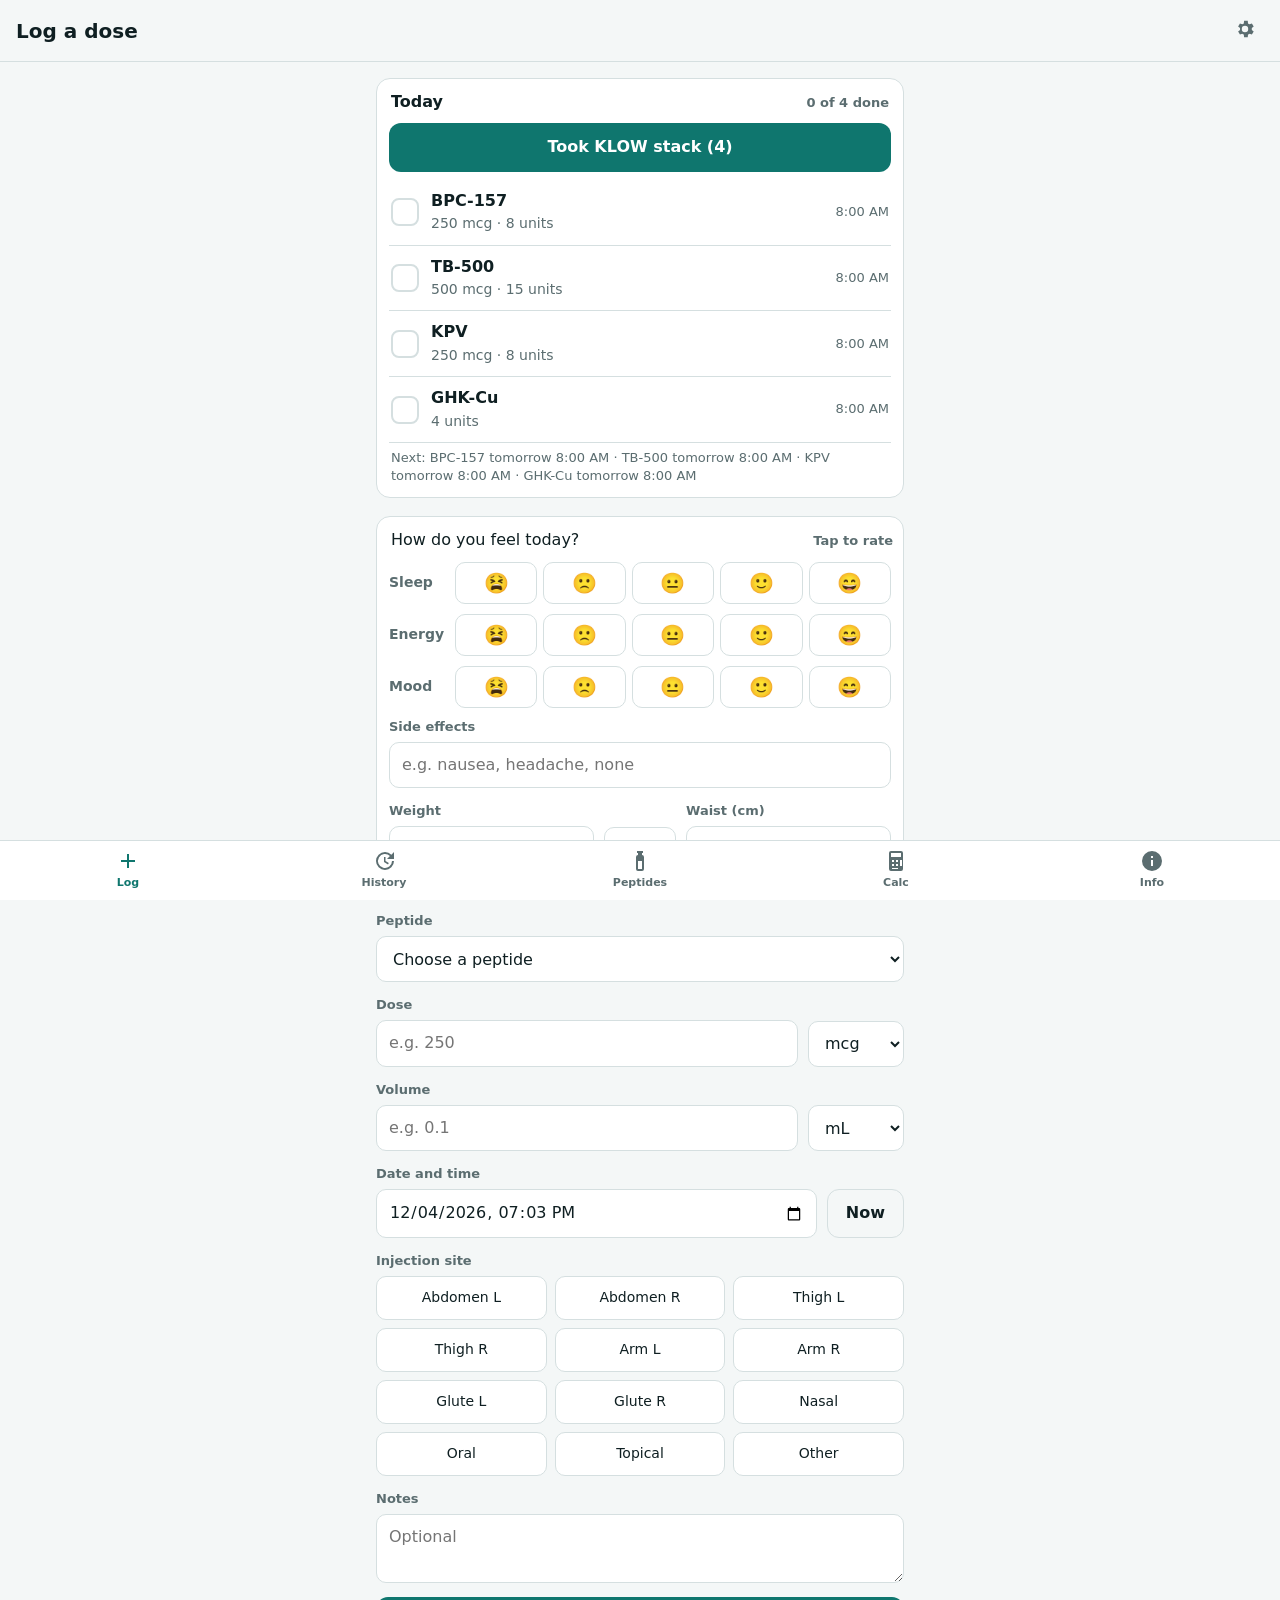
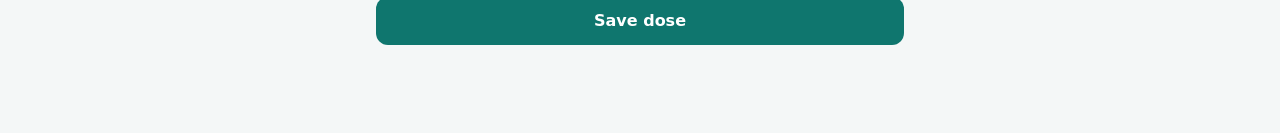
<file: index.html>
<!doctype html>
<html lang="en">
<head>
  <meta charset="utf-8">
  <meta name="viewport" content="width=device-width, initial-scale=1, viewport-fit=cover">
  <title>Peptide Log</title>
  <meta name="description" content="Offline peptide dose log. All data stays on your phone.">
  <meta name="theme-color" content="#0f766e">
  <link rel="manifest" href="manifest.webmanifest">
  <link rel="icon" href="icons/icon-192.png">
  <link rel="apple-touch-icon" href="icons/icon-192.png">
  <link rel="stylesheet" href="styles.css">
</head>
<body>
  <header class="top">
    <h1 id="title">Log a dose</h1>
    <button class="icon-btn" id="settingsBtn" aria-label="Settings">
      <svg viewBox="0 0 24 24" width="22" height="22" aria-hidden="true"><path fill="currentColor" d="M12 15.5A3.5 3.5 0 1 1 12 8.5a3.5 3.5 0 0 1 0 7Zm7.4-2.5a7.6 7.6 0 0 0 0-2l2.1-1.6-2-3.5-2.5 1a7.4 7.4 0 0 0-1.7-1L15 3h-4l-.3 2.9a7.4 7.4 0 0 0-1.7 1l-2.5-1-2 3.5L6.6 11a7.6 7.6 0 0 0 0 2l-2.1 1.6 2 3.5 2.5-1a7.4 7.4 0 0 0 1.7 1L11 21h4l.3-2.9a7.4 7.4 0 0 0 1.7-1l2.5 1 2-3.5Z"/></svg>
    </button>
  </header>

  <main>
    <!-- LOG -->
    <section id="view-log" class="view active">
      <div class="alerts" id="alerts" hidden></div>
      <div class="today" id="today">
        <div class="today-h"><span>Today</span><span class="today-sub" id="todaySub"></span></div>
        <div id="todayStack"></div>
        <div id="todayList"></div>
        <div class="today-next" id="todayNext"></div>
      </div>
      <div class="today checkin" id="checkin">
        <button type="button" class="today-h ci-head" id="ciHead"><span>How do you feel today?</span><span class="today-sub" id="ciSub"></span></button>
        <div id="ciBody">
          <div class="ci-row"><span>Sleep</span><div class="scale" data-k="sleep"></div></div>
          <div class="ci-row"><span>Energy</span><div class="scale" data-k="energy"></div></div>
          <div class="ci-row"><span>Mood</span><div class="scale" data-k="mood"></div></div>
          <label class="field"><span>Side effects</span><input id="ciSide" placeholder="e.g. nausea, headache, none"></label>
          <div class="row">
            <label class="field grow"><span>Weight</span><input id="ciWeight" type="number" inputmode="decimal" step="any" min="0"></label>
            <label class="field unit"><span>&nbsp;</span><select id="ciWeightUnit"><option>kg</option><option>lb</option></select></label>
            <label class="field grow"><span>Waist (cm)</span><input id="ciWaist" type="number" inputmode="decimal" step="any" min="0"></label>
          </div>
        </div>
      </div>
      <form id="logForm" autocomplete="off">
        <div class="edit-banner" id="editBanner" hidden>Editing an earlier entry</div>

        <label class="field">
          <span>Peptide</span>
          <select id="fPeptide" required></select>
        </label>
        <div class="hint" id="lastHint" hidden></div>

        <div class="row">
          <label class="field grow">
            <span>Dose</span>
            <input id="fDose" type="number" inputmode="decimal" step="any" min="0" placeholder="e.g. 250">
          </label>
          <label class="field unit">
            <span>&nbsp;</span>
            <select id="fDoseUnit"><option>mcg</option><option>mg</option><option>IU</option></select>
          </label>
        </div>

        <div class="row">
          <label class="field grow">
            <span>Volume</span>
            <input id="fVolume" type="number" inputmode="decimal" step="any" min="0" placeholder="e.g. 0.1">
          </label>
          <label class="field unit">
            <span>&nbsp;</span>
            <select id="fVolumeUnit"><option value="mL">mL</option><option value="units">units</option></select>
          </label>
        </div>
        <div class="hint subtle" id="volHint"></div>

        <div class="row">
          <label class="field grow">
            <span>Date and time</span>
            <input id="fWhen" type="datetime-local" required>
          </label>
          <button type="button" class="btn ghost now-btn" id="nowBtn">Now</button>
        </div>

        <div class="field">
          <span>Injection site</span>
          <div class="chips" id="siteChips"></div>
          <input id="fSiteOther" type="text" placeholder="Describe site" hidden>
        </div>

        <label class="field">
          <span>Notes</span>
          <textarea id="fNotes" rows="2" placeholder="Optional"></textarea>
        </label>

        <div class="actions">
          <button type="submit" class="btn primary" id="saveBtn">Save dose</button>
          <button type="button" class="btn ghost" id="cancelEditBtn" hidden>Cancel</button>
          <button type="button" class="btn danger" id="deleteBtn" hidden>Delete</button>
        </div>
      </form>
    </section>

    <!-- HISTORY -->
    <section id="view-history" class="view">
      <div class="seg" id="histSeg">
        <button type="button" data-seg="list" class="on">List</button>
        <button type="button" data-seg="calendar">Calendar</button>
        <button type="button" data-seg="progress">Progress</button>
      </div>
      <div id="histCal" hidden>
        <div class="cal-nav"><button type="button" class="btn ghost small" id="calPrev" aria-label="Previous month">‹</button><strong id="calTitle"></strong><button type="button" class="btn ghost small" id="calNext" aria-label="Next month">›</button></div>
        <div class="cal-grid" id="calGrid"></div>
        <div id="calDay"></div>
      </div>
      <div id="histProg" hidden>
        <div class="chips cats" id="progRange"></div>
        <div id="progBody"></div>
      </div>
      <div id="histMain">
      <div class="row filters">
        <select id="histFilter" aria-label="Filter by peptide"></select>
        <input id="histSearch" type="search" placeholder="Search notes or site" aria-label="Search">
      </div>
      <div class="stats" id="histStats"></div>
      <div id="histList"></div>
      </div>
    </section>

    <!-- PEPTIDES -->
    <section id="view-peptides" class="view">
      <div class="hint" id="vialHint" hidden></div>
      <h2 class="section-h first">Schedule</h2>
      <div id="schedList"></div>
      <button class="btn ghost block" id="addSchedBtn">+ Add to schedule</button>
      <h2 class="section-h">Peptides</h2>
      <button class="btn primary block" id="addPeptideBtn">+ Add peptide</button>
      <div id="pepList"></div>
      <h2 class="section-h">Mixing supplies</h2>
      <div id="supplyList"></div>
      <label class="toggle"><input type="checkbox" id="showArchived"> Show archived peptides</label>
    </section>

    <!-- CALCULATOR -->
    <section id="view-calc" class="view">
      <label class="field">
        <span>Peptide (optional)</span>
        <select id="cPeptide"></select>
      </label>
      <div class="row">
        <label class="field grow"><span>Peptide in vial</span><input id="cAmount" type="number" inputmode="decimal" step="any" min="0" placeholder="e.g. 10"></label>
        <label class="field unit"><span>&nbsp;</span><select id="cAmountUnit"><option>mg</option><option>mcg</option></select></label>
      </div>
      <label class="field"><span>Bac water added (mL)</span><input id="cBac" type="number" inputmode="decimal" step="any" min="0" placeholder="e.g. 2"></label>
      <div class="row">
        <label class="field grow"><span>Dose you want</span><input id="cDose" type="number" inputmode="decimal" step="any" min="0" placeholder="e.g. 250"></label>
        <label class="field unit"><span>&nbsp;</span><select id="cDoseUnit"><option>mcg</option><option>mg</option></select></label>
      </div>
      <div class="calc-out" id="calcOut"></div>
      <button type="button" class="btn ghost block" id="calcLog" hidden>Log this dose</button>
      <button type="button" class="btn ghost block" id="calcSave" hidden>Save this mix to the peptide</button>
      <p class="disclaimer">For a U-100 insulin syringe, where 100 units = 1 mL. Double-check the numbers on your vial before drawing.</p>
    </section>

    <!-- INFO -->
    <section id="view-info" class="view">
      <div class="seg" id="infoSeg" role="tablist">
        <button type="button" data-seg="mine" class="on">My peptides</button>
        <button type="button" data-seg="library">Library</button>
        <button type="button" data-seg="guides">Guides</button>
      </div>
      <input id="infoSearch" type="search" placeholder="Search peptides" aria-label="Search peptides">
      <div class="chips cats" id="libCats" hidden></div>
      <div id="infoList"></div>
      <a class="card link-card" href="https://peptiderobot.com" target="_blank" rel="noopener">
        <div class="line1"><span>Peptide Robot</span><span class="time">↗</span></div>
        <div class="line2">peptiderobot.com · opens in your browser</div>
      </a>
      <p class="disclaimer">Summaries are general background, not medical advice. Your protocol fields are your own notes.</p>
    </section>
  </main>

  <nav class="tabs">
    <button data-view="log" class="active">
      <svg viewBox="0 0 24 24" aria-hidden="true"><path fill="currentColor" d="M11 5h2v6h6v2h-6v6h-2v-6H5v-2h6z"/></svg>Log
    </button>
    <button data-view="history">
      <svg viewBox="0 0 24 24" aria-hidden="true"><path fill="currentColor" d="M13 3a9 9 0 1 0 9 9h-2a7 7 0 1 1-2.05-4.95L15 10h7V3l-2.64 2.64A8.97 8.97 0 0 0 13 3Zm-1 5v5l4 2.4.8-1.3-3.3-2V8z"/></svg>History
    </button>
    <button data-view="peptides">
      <svg viewBox="0 0 24 24" aria-hidden="true"><path fill="currentColor" d="M9 2h6v2h-1v2.1a2 2 0 0 1 2 1.9v12a2 2 0 0 1-2 2h-4a2 2 0 0 1-2-2V8a2 2 0 0 1 2-1.9V4H9zm1 10v8h4v-8z"/></svg>Peptides
    </button>
    <button data-view="calc">
      <svg viewBox="0 0 24 24" aria-hidden="true"><path fill="currentColor" d="M7 2h10a2 2 0 0 1 2 2v16a2 2 0 0 1-2 2H7a2 2 0 0 1-2-2V4a2 2 0 0 1 2-2Zm0 2v4h10V4zm1 7v2h2v-2zm4 0v2h2v-2zm4 0v6h2v-6h-2zM8 15v2h2v-2zm4 0v2h2v-2zm-4 4v1h6v-1z"/></svg>Calc
    </button>
    <button data-view="info">
      <svg viewBox="0 0 24 24" aria-hidden="true"><path fill="currentColor" d="M12 2a10 10 0 1 0 0 20 10 10 0 0 0 0-20Zm1 15h-2v-6h2zm0-8h-2V7h2z"/></svg>Info
    </button>
  </nav>

  <!-- Peptide editor -->
  <dialog id="pepDialog">
    <form method="dialog" id="pepForm">
      <h2 id="pepDialogTitle">Add peptide</h2>
      <label class="field"><span>Name</span><input id="pName" required></label>
      <div class="row">
        <label class="field grow"><span>Amount per vial</span><input id="pAmount" type="number" inputmode="decimal" step="any" min="0"></label>
        <label class="field unit"><span>&nbsp;</span><select id="pUnit"><option>mg</option><option>mcg</option><option>IU</option><option>mL</option></select></label>
      </div>
      <label class="field"><span>Bac water added (mL)</span><input id="pBac" type="number" inputmode="decimal" step="any" min="0" placeholder="Leave blank if not mixed"></label>
      <div class="hint subtle" id="pStrength"></div>
      <div class="row">
        <label class="field grow"><span>Current vial mixed on</span><input id="pMixed" type="date"></label>
        <button type="button" class="btn ghost now-btn" id="pNewVial">New vial</button>
      </div>
      <div class="hint subtle" id="pVialLeft"></div>
      <label class="field"><span>Spare vials (not mixed yet)</span><input id="pCount" type="number" inputmode="numeric" step="1" min="0" value="1"></label>
      <label class="field"><span>Notes</span><textarea id="pNotes" rows="2"></textarea></label>
      <label class="toggle" id="pArchivedWrap"><input type="checkbox" id="pArchived"> Archived (hide from the log list)</label>
      <div class="actions">
        <button class="btn primary" value="save" id="pSave">Save</button>
        <button class="btn ghost" value="cancel" formnovalidate>Cancel</button>
      </div>
    </form>
  </dialog>

  <!-- Schedule editor -->
  <dialog id="schedDialog">
    <form method="dialog" id="schedForm">
      <h2 id="schedTitle">Add to schedule</h2>
      <label class="field"><span>Peptide</span><select id="kPep" required></select></label>
      <div class="row">
        <label class="field grow"><span>Dose</span><input id="kDose" type="number" inputmode="decimal" step="any" min="0"></label>
        <label class="field unit"><span>&nbsp;</span><select id="kDoseUnit"><option>mcg</option><option>mg</option><option>IU</option></select></label>
      </div>
      <label class="field"><span>Units to draw (optional)</span><input id="kVol" type="number" inputmode="decimal" step="any" min="0" placeholder="Worked out from the mix if blank"></label>
      <div class="hint subtle" id="kUnits"></div>
      <div class="row">
        <label class="field grow"><span>Repeat</span>
          <select id="kRepeat"><option value="daily">Every day</option><option value="every">Every few days</option><option value="weekly">On certain days</option><option value="once">Just once</option></select>
        </label>
        <label class="field grow"><span>Time</span><input id="kTime" type="time" required></label>
      </div>
      <label class="field" id="kEveryWrap"><span>Every how many days</span><input id="kEvery" type="number" inputmode="numeric" min="2" step="1" value="2"></label>
      <div class="field" id="kDaysWrap"><span>Days</span><div class="chips days" id="kDays"></div></div>
      <label class="toggle" id="kCycleWrap"><input type="checkbox" id="kCycle"> On/off cycle (e.g. 28 days on, 28 off)</label>
      <div class="row" id="kCycleRow">
        <label class="field grow"><span>Days on</span><input id="kOn" type="number" inputmode="numeric" min="1" step="1"></label>
        <label class="field grow"><span>Days off</span><input id="kOff" type="number" inputmode="numeric" min="0" step="1"></label>
      </div>
      <label class="field"><span id="kStartLabel">Starting</span><input id="kStart" type="date" required></label>
      <div class="actions">
        <button class="btn primary" value="save">Save</button>
        <button class="btn ghost" value="cancel" formnovalidate>Cancel</button>
        <button type="button" class="btn danger" id="kDelete" hidden>Delete</button>
      </div>
      <h2 class="section-h">Reminders</h2>
      <p class="subtle-p">Add this to your phone's calendar so it alerts you at dose time, even when the app is closed.</p>
      <button type="button" class="btn ghost block" id="kGcal">Add to Google Calendar</button>
      <button type="button" class="btn ghost block" id="kIcs">Save calendar file (other calendar apps)</button>
    </form>
  </dialog>

  <!-- Supply editor -->
  <dialog id="supDialog">
    <form method="dialog" id="supForm">
      <h2>Edit supply</h2>
      <label class="field"><span>Name</span><input id="sName" required></label>
      <div class="row">
        <label class="field grow"><span>Amount per vial</span><input id="sAmount" type="number" inputmode="decimal" step="any" min="0"></label>
        <label class="field unit"><span>&nbsp;</span><select id="sUnit"><option>mL</option><option>mg</option></select></label>
      </div>
      <label class="field"><span>Vials on hand</span><input id="sCount" type="number" inputmode="numeric" step="1" min="0"></label>
      <div class="actions">
        <button class="btn primary" value="save">Save</button>
        <button class="btn ghost" value="cancel" formnovalidate>Cancel</button>
      </div>
    </form>
  </dialog>

  <!-- Peptide info -->
  <dialog id="infoDialog">
    <form method="dialog" id="infoForm">
      <h2 id="infoTitle">Peptide</h2>
      <div id="infoView"></div>
      <div id="infoEdit" hidden>
        <label class="field"><span>What it’s for</span><textarea id="iAbout" rows="3"></textarea></label>
        <label class="field"><span>My dose</span><input id="iDose"></label>
        <label class="field"><span>How often</span><input id="iFrequency"></label>
        <label class="field"><span>Cycle</span><input id="iCycle" placeholder="e.g. 8 weeks on, 4 weeks off"></label>
        <label class="field"><span>Mixing</span><input id="iMixing" placeholder="e.g. 10 mg + 2 mL bac water"></label>
        <label class="field"><span>Notes</span><textarea id="iNotes" rows="3"></textarea></label>
      </div>
      <div class="actions">
        <button type="button" class="btn ghost" id="infoEditBtn">Edit</button>
        <button type="button" class="btn ghost" id="infoAddBtn" hidden>Add to my peptides</button>
        <button class="btn primary" value="save" id="infoSave" hidden>Save</button>
        <button class="btn ghost" value="close" formnovalidate id="infoClose">Close</button>
      </div>
    </form>
  </dialog>

  <!-- Settings -->
  <dialog id="setDialog">
    <form method="dialog">
      <h2>About this app</h2>
      <div id="setBody"></div>
      <h2 class="section-h">Backup and export</h2>
      <p class="subtle-p" id="lastBackup"></p>
      <button type="button" class="btn primary block" id="backupBtn">Save backup file</button>
      <button type="button" class="btn ghost block" id="csvBtn">Export spreadsheet (CSV)</button>
      <h2 class="section-h">Import or restore</h2>
      <p class="subtle-p">Choose a backup file to restore it, or an import file (such as one Claude made from your notebook) to add its entries. Nothing already in your log is deleted.</p>
      <input type="file" id="importFile" accept=".json,application/json" hidden>
      <button type="button" class="btn ghost block" id="importBtn">Choose file</button>
      <div class="actions"><button class="btn primary" value="close">Close</button></div>
    </form>
  </dialog>

  <!-- Import preview -->
  <dialog id="impDialog">
    <form method="dialog">
      <h2>Import entries</h2>
      <div id="impBody"></div>
      <div class="actions">
        <button class="btn primary" value="import" id="impConfirm">Import</button>
        <button class="btn ghost" value="cancel" formnovalidate>Cancel</button>
      </div>
    </form>
  </dialog>

  <div class="toast" id="toast" role="status" aria-live="polite"></div>

  <script src="seed.js"></script>
  <script src="info.js"></script>
  <script src="library.js"></script>
  <script src="prices.js"></script>
  <script src="db.js"></script>
  <script src="app.js"></script>
</body>
</html>
</file>
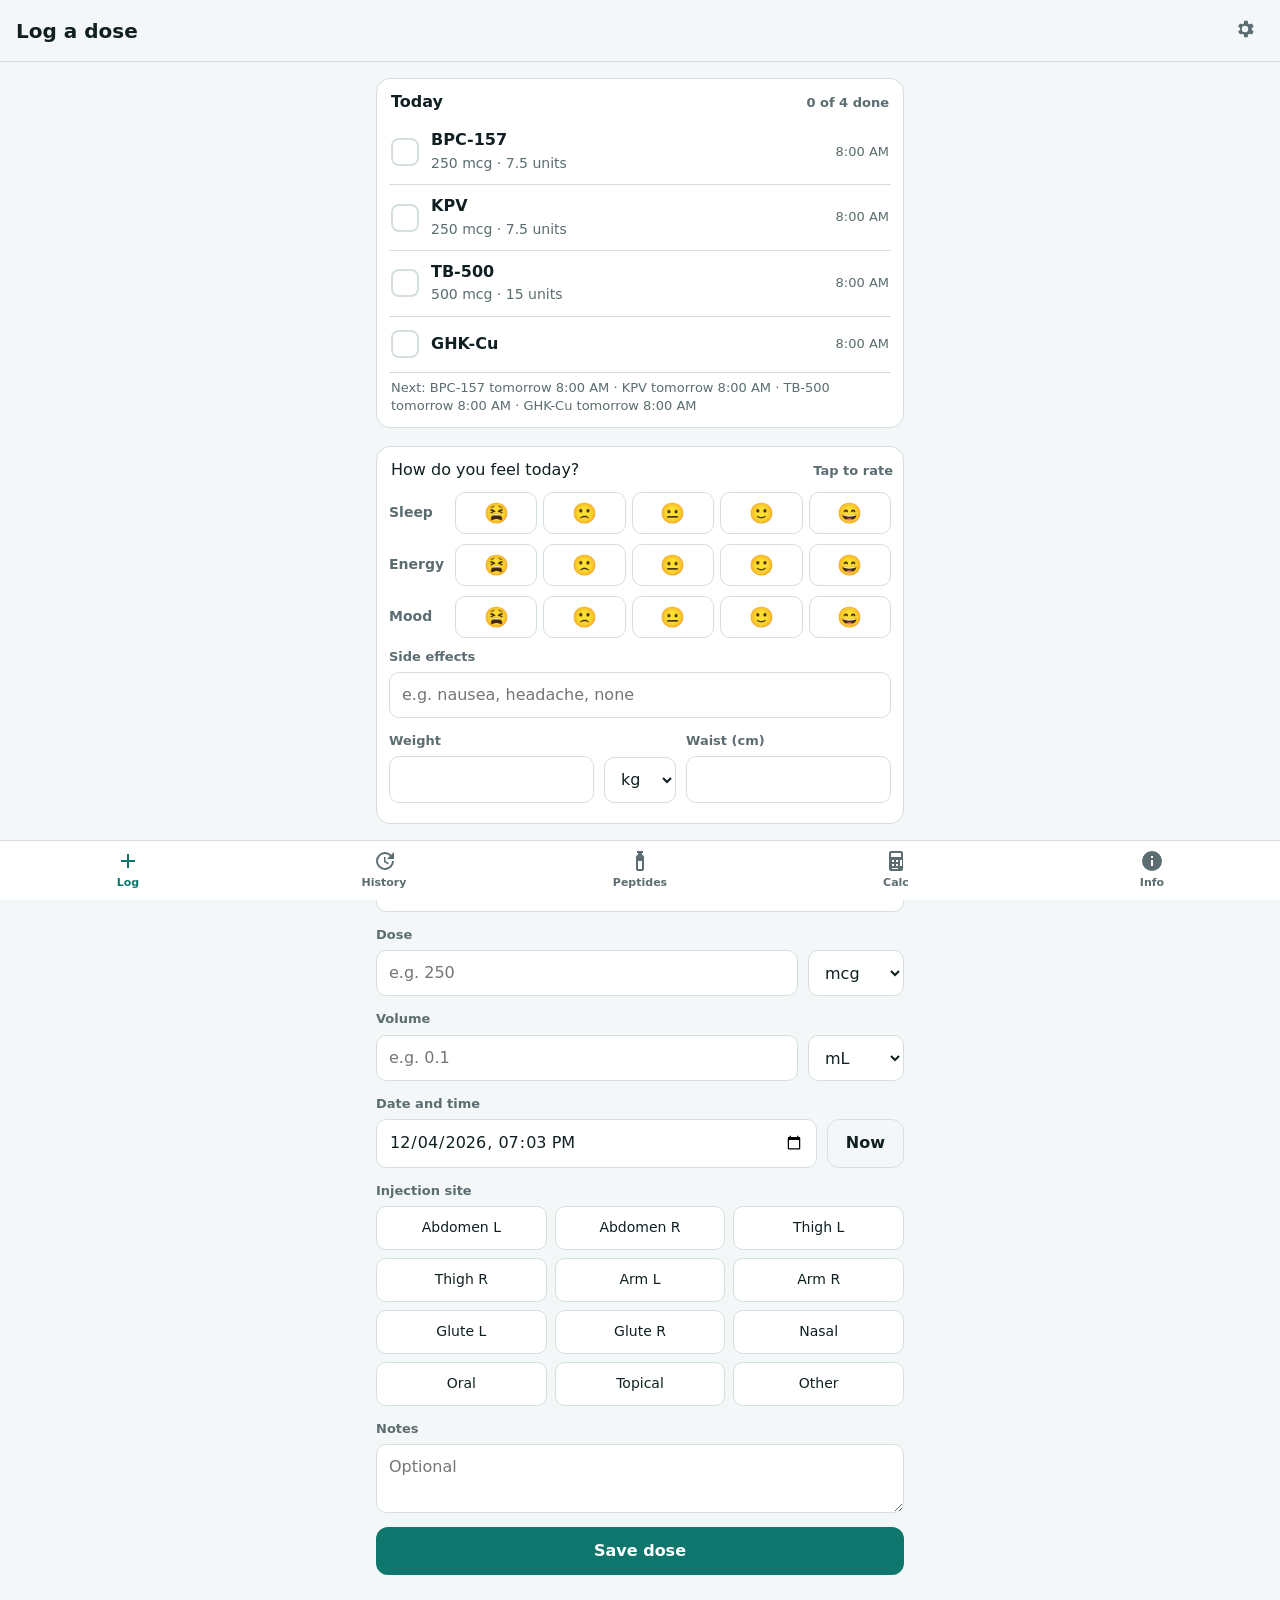
<file: peptide-log-forSis/index.html>
<!doctype html>
<html lang="en">
<head>
  <meta charset="utf-8">
  <meta name="viewport" content="width=device-width, initial-scale=1, viewport-fit=cover">
  <title>Peptide Log</title>
  <meta name="description" content="Offline peptide dose log. All data stays on your phone.">
  <meta name="theme-color" content="#0f766e">
  <link rel="manifest" href="manifest.webmanifest">
  <link rel="icon" href="icons/icon-192.png">
  <link rel="apple-touch-icon" href="icons/icon-192.png">
  <link rel="stylesheet" href="styles.css">
</head>
<body>
  <header class="top">
    <h1 id="title">Log a dose</h1>
    <button class="icon-btn" id="settingsBtn" aria-label="Settings">
      <svg viewBox="0 0 24 24" width="22" height="22" aria-hidden="true"><path fill="currentColor" d="M12 15.5A3.5 3.5 0 1 1 12 8.5a3.5 3.5 0 0 1 0 7Zm7.4-2.5a7.6 7.6 0 0 0 0-2l2.1-1.6-2-3.5-2.5 1a7.4 7.4 0 0 0-1.7-1L15 3h-4l-.3 2.9a7.4 7.4 0 0 0-1.7 1l-2.5-1-2 3.5L6.6 11a7.6 7.6 0 0 0 0 2l-2.1 1.6 2 3.5 2.5-1a7.4 7.4 0 0 0 1.7 1L11 21h4l.3-2.9a7.4 7.4 0 0 0 1.7-1l2.5 1 2-3.5Z"/></svg>
    </button>
  </header>

  <main>
    <!-- LOG -->
    <section id="view-log" class="view active">
      <div class="alerts" id="alerts" hidden></div>
      <div class="today" id="today">
        <div class="today-h"><span>Today</span><span class="today-sub" id="todaySub"></span></div>
        <div id="todayList"></div>
        <div class="today-next" id="todayNext"></div>
      </div>
      <div class="today checkin" id="checkin">
        <button type="button" class="today-h ci-head" id="ciHead"><span>How do you feel today?</span><span class="today-sub" id="ciSub"></span></button>
        <div id="ciBody">
          <div class="ci-row"><span>Sleep</span><div class="scale" data-k="sleep"></div></div>
          <div class="ci-row"><span>Energy</span><div class="scale" data-k="energy"></div></div>
          <div class="ci-row"><span>Mood</span><div class="scale" data-k="mood"></div></div>
          <label class="field"><span>Side effects</span><input id="ciSide" placeholder="e.g. nausea, headache, none"></label>
          <div class="row">
            <label class="field grow"><span>Weight</span><input id="ciWeight" type="number" inputmode="decimal" step="any" min="0"></label>
            <label class="field unit"><span>&nbsp;</span><select id="ciWeightUnit"><option>kg</option><option>lb</option></select></label>
            <label class="field grow"><span>Waist (cm)</span><input id="ciWaist" type="number" inputmode="decimal" step="any" min="0"></label>
          </div>
        </div>
      </div>
      <form id="logForm" autocomplete="off">
        <div class="edit-banner" id="editBanner" hidden>Editing an earlier entry</div>

        <label class="field">
          <span>Peptide</span>
          <select id="fPeptide" required></select>
        </label>
        <div class="hint" id="lastHint" hidden></div>

        <div class="row">
          <label class="field grow">
            <span>Dose</span>
            <input id="fDose" type="number" inputmode="decimal" step="any" min="0" placeholder="e.g. 250">
          </label>
          <label class="field unit">
            <span>&nbsp;</span>
            <select id="fDoseUnit"><option>mcg</option><option>mg</option><option>IU</option></select>
          </label>
        </div>

        <div class="row">
          <label class="field grow">
            <span>Volume</span>
            <input id="fVolume" type="number" inputmode="decimal" step="any" min="0" placeholder="e.g. 0.1">
          </label>
          <label class="field unit">
            <span>&nbsp;</span>
            <select id="fVolumeUnit"><option value="mL">mL</option><option value="units">units</option></select>
          </label>
        </div>
        <div class="hint subtle" id="volHint"></div>

        <div class="row">
          <label class="field grow">
            <span>Date and time</span>
            <input id="fWhen" type="datetime-local" required>
          </label>
          <button type="button" class="btn ghost now-btn" id="nowBtn">Now</button>
        </div>

        <div class="field">
          <span>Injection site</span>
          <div class="chips" id="siteChips"></div>
          <input id="fSiteOther" type="text" placeholder="Describe site" hidden>
        </div>

        <label class="field">
          <span>Notes</span>
          <textarea id="fNotes" rows="2" placeholder="Optional"></textarea>
        </label>

        <div class="actions">
          <button type="submit" class="btn primary" id="saveBtn">Save dose</button>
          <button type="button" class="btn ghost" id="cancelEditBtn" hidden>Cancel</button>
          <button type="button" class="btn danger" id="deleteBtn" hidden>Delete</button>
        </div>
      </form>
    </section>

    <!-- HISTORY -->
    <section id="view-history" class="view">
      <div class="seg" id="histSeg">
        <button type="button" data-seg="list" class="on">List</button>
        <button type="button" data-seg="calendar">Calendar</button>
        <button type="button" data-seg="progress">Progress</button>
      </div>
      <div id="histCal" hidden>
        <div class="cal-nav"><button type="button" class="btn ghost small" id="calPrev" aria-label="Previous month">‹</button><strong id="calTitle"></strong><button type="button" class="btn ghost small" id="calNext" aria-label="Next month">›</button></div>
        <div class="cal-grid" id="calGrid"></div>
        <div id="calDay"></div>
      </div>
      <div id="histProg" hidden>
        <div class="chips cats" id="progRange"></div>
        <div id="progBody"></div>
      </div>
      <div id="histMain">
      <div class="row filters">
        <select id="histFilter" aria-label="Filter by peptide"></select>
        <input id="histSearch" type="search" placeholder="Search notes or site" aria-label="Search">
      </div>
      <div class="stats" id="histStats"></div>
      <div id="histList"></div>
      </div>
    </section>

    <!-- PEPTIDES -->
    <section id="view-peptides" class="view">
      <div class="hint" id="vialHint" hidden></div>
      <h2 class="section-h first">Schedule</h2>
      <div id="schedList"></div>
      <button class="btn ghost block" id="addSchedBtn">+ Add to schedule</button>
      <h2 class="section-h">Peptides</h2>
      <button class="btn primary block" id="addPeptideBtn">+ Add peptide</button>
      <div id="pepList"></div>
      <h2 class="section-h">Mixing supplies</h2>
      <div id="supplyList"></div>
      <label class="toggle"><input type="checkbox" id="showArchived"> Show archived peptides</label>
    </section>

    <!-- CALCULATOR -->
    <section id="view-calc" class="view">
      <label class="field">
        <span>Peptide (optional)</span>
        <select id="cPeptide"></select>
      </label>
      <div class="row">
        <label class="field grow"><span>Peptide in vial</span><input id="cAmount" type="number" inputmode="decimal" step="any" min="0" placeholder="e.g. 10"></label>
        <label class="field unit"><span>&nbsp;</span><select id="cAmountUnit"><option>mg</option><option>mcg</option></select></label>
      </div>
      <label class="field"><span>Bac water added (mL)</span><input id="cBac" type="number" inputmode="decimal" step="any" min="0" placeholder="e.g. 2"></label>
      <div class="row">
        <label class="field grow"><span>Dose you want</span><input id="cDose" type="number" inputmode="decimal" step="any" min="0" placeholder="e.g. 250"></label>
        <label class="field unit"><span>&nbsp;</span><select id="cDoseUnit"><option>mcg</option><option>mg</option></select></label>
      </div>
      <div class="calc-out" id="calcOut"></div>
      <button type="button" class="btn ghost block" id="calcLog" hidden>Log this dose</button>
      <button type="button" class="btn ghost block" id="calcSave" hidden>Save this mix to the peptide</button>
      <p class="disclaimer">For a U-100 insulin syringe, where 100 units = 1 mL. Double-check the numbers on your vial before drawing.</p>
    </section>

    <!-- INFO -->
    <section id="view-info" class="view">
      <div class="seg" id="infoSeg" role="tablist">
        <button type="button" data-seg="mine" class="on">My peptides</button>
        <button type="button" data-seg="library">Library</button>
        <button type="button" data-seg="guides">Guides</button>
      </div>
      <input id="infoSearch" type="search" placeholder="Search peptides" aria-label="Search peptides">
      <div class="chips cats" id="libCats" hidden></div>
      <div id="infoList"></div>
      <a class="card link-card" href="https://peptiderobot.com" target="_blank" rel="noopener">
        <div class="line1"><span>Peptide Robot</span><span class="time">↗</span></div>
        <div class="line2">peptiderobot.com · opens in your browser</div>
      </a>
      <p class="disclaimer">Summaries are general background, not medical advice. Your protocol fields are your own notes.</p>
    </section>
  </main>

  <nav class="tabs">
    <button data-view="log" class="active">
      <svg viewBox="0 0 24 24" aria-hidden="true"><path fill="currentColor" d="M11 5h2v6h6v2h-6v6h-2v-6H5v-2h6z"/></svg>Log
    </button>
    <button data-view="history">
      <svg viewBox="0 0 24 24" aria-hidden="true"><path fill="currentColor" d="M13 3a9 9 0 1 0 9 9h-2a7 7 0 1 1-2.05-4.95L15 10h7V3l-2.64 2.64A8.97 8.97 0 0 0 13 3Zm-1 5v5l4 2.4.8-1.3-3.3-2V8z"/></svg>History
    </button>
    <button data-view="peptides">
      <svg viewBox="0 0 24 24" aria-hidden="true"><path fill="currentColor" d="M9 2h6v2h-1v2.1a2 2 0 0 1 2 1.9v12a2 2 0 0 1-2 2h-4a2 2 0 0 1-2-2V8a2 2 0 0 1 2-1.9V4H9zm1 10v8h4v-8z"/></svg>Peptides
    </button>
    <button data-view="calc">
      <svg viewBox="0 0 24 24" aria-hidden="true"><path fill="currentColor" d="M7 2h10a2 2 0 0 1 2 2v16a2 2 0 0 1-2 2H7a2 2 0 0 1-2-2V4a2 2 0 0 1 2-2Zm0 2v4h10V4zm1 7v2h2v-2zm4 0v2h2v-2zm4 0v6h2v-6h-2zM8 15v2h2v-2zm4 0v2h2v-2zm-4 4v1h6v-1z"/></svg>Calc
    </button>
    <button data-view="info">
      <svg viewBox="0 0 24 24" aria-hidden="true"><path fill="currentColor" d="M12 2a10 10 0 1 0 0 20 10 10 0 0 0 0-20Zm1 15h-2v-6h2zm0-8h-2V7h2z"/></svg>Info
    </button>
  </nav>

  <!-- Peptide editor -->
  <dialog id="pepDialog">
    <form method="dialog" id="pepForm">
      <h2 id="pepDialogTitle">Add peptide</h2>
      <label class="field"><span>Name</span><input id="pName" required></label>
      <div class="row">
        <label class="field grow"><span>Amount per vial</span><input id="pAmount" type="number" inputmode="decimal" step="any" min="0"></label>
        <label class="field unit"><span>&nbsp;</span><select id="pUnit"><option>mg</option><option>mcg</option><option>IU</option><option>mL</option></select></label>
      </div>
      <label class="field"><span>Bac water added (mL)</span><input id="pBac" type="number" inputmode="decimal" step="any" min="0" placeholder="Leave blank if not mixed"></label>
      <div class="hint subtle" id="pStrength"></div>
      <div class="row">
        <label class="field grow"><span>Current vial mixed on</span><input id="pMixed" type="date"></label>
        <button type="button" class="btn ghost now-btn" id="pNewVial">New vial</button>
      </div>
      <div class="hint subtle" id="pVialLeft"></div>
      <label class="field"><span>Spare vials (not mixed yet)</span><input id="pCount" type="number" inputmode="numeric" step="1" min="0" value="1"></label>
      <label class="field"><span>Notes</span><textarea id="pNotes" rows="2"></textarea></label>
      <label class="toggle" id="pArchivedWrap"><input type="checkbox" id="pArchived"> Archived (hide from the log list)</label>
      <div class="actions">
        <button class="btn primary" value="save" id="pSave">Save</button>
        <button class="btn ghost" value="cancel" formnovalidate>Cancel</button>
      </div>
    </form>
  </dialog>

  <!-- Schedule editor -->
  <dialog id="schedDialog">
    <form method="dialog" id="schedForm">
      <h2 id="schedTitle">Add to schedule</h2>
      <label class="field"><span>Peptide</span><select id="kPep" required></select></label>
      <div class="row">
        <label class="field grow"><span>Dose</span><input id="kDose" type="number" inputmode="decimal" step="any" min="0"></label>
        <label class="field unit"><span>&nbsp;</span><select id="kDoseUnit"><option>mcg</option><option>mg</option><option>IU</option></select></label>
      </div>
      <div class="hint subtle" id="kUnits"></div>
      <div class="row">
        <label class="field grow"><span>Repeat</span>
          <select id="kRepeat"><option value="daily">Every day</option><option value="every">Every few days</option><option value="weekly">On certain days</option><option value="once">Just once</option></select>
        </label>
        <label class="field grow"><span>Time</span><input id="kTime" type="time" required></label>
      </div>
      <label class="field" id="kEveryWrap"><span>Every how many days</span><input id="kEvery" type="number" inputmode="numeric" min="2" step="1" value="2"></label>
      <div class="field" id="kDaysWrap"><span>Days</span><div class="chips days" id="kDays"></div></div>
      <label class="toggle" id="kCycleWrap"><input type="checkbox" id="kCycle"> On/off cycle (e.g. 28 days on, 28 off)</label>
      <div class="row" id="kCycleRow">
        <label class="field grow"><span>Days on</span><input id="kOn" type="number" inputmode="numeric" min="1" step="1"></label>
        <label class="field grow"><span>Days off</span><input id="kOff" type="number" inputmode="numeric" min="0" step="1"></label>
      </div>
      <label class="field"><span id="kStartLabel">Starting</span><input id="kStart" type="date" required></label>
      <div class="actions">
        <button class="btn primary" value="save">Save</button>
        <button class="btn ghost" value="cancel" formnovalidate>Cancel</button>
        <button type="button" class="btn danger" id="kDelete" hidden>Delete</button>
      </div>
      <h2 class="section-h">Reminders</h2>
      <p class="subtle-p">Add this to your phone's calendar so it alerts you at dose time, even when the app is closed.</p>
      <button type="button" class="btn ghost block" id="kGcal">Add to Google Calendar</button>
      <button type="button" class="btn ghost block" id="kIcs">Save calendar file (other calendar apps)</button>
    </form>
  </dialog>

  <!-- Supply editor -->
  <dialog id="supDialog">
    <form method="dialog" id="supForm">
      <h2>Edit supply</h2>
      <label class="field"><span>Name</span><input id="sName" required></label>
      <div class="row">
        <label class="field grow"><span>Amount per vial</span><input id="sAmount" type="number" inputmode="decimal" step="any" min="0"></label>
        <label class="field unit"><span>&nbsp;</span><select id="sUnit"><option>mL</option><option>mg</option></select></label>
      </div>
      <label class="field"><span>Vials on hand</span><input id="sCount" type="number" inputmode="numeric" step="1" min="0"></label>
      <div class="actions">
        <button class="btn primary" value="save">Save</button>
        <button class="btn ghost" value="cancel" formnovalidate>Cancel</button>
      </div>
    </form>
  </dialog>

  <!-- Peptide info -->
  <dialog id="infoDialog">
    <form method="dialog" id="infoForm">
      <h2 id="infoTitle">Peptide</h2>
      <div id="infoView"></div>
      <div id="infoEdit" hidden>
        <label class="field"><span>What it’s for</span><textarea id="iAbout" rows="3"></textarea></label>
        <label class="field"><span>My dose</span><input id="iDose"></label>
        <label class="field"><span>How often</span><input id="iFrequency"></label>
        <label class="field"><span>Cycle</span><input id="iCycle" placeholder="e.g. 8 weeks on, 4 weeks off"></label>
        <label class="field"><span>Mixing</span><input id="iMixing" placeholder="e.g. 10 mg + 2 mL bac water"></label>
        <label class="field"><span>Notes</span><textarea id="iNotes" rows="3"></textarea></label>
      </div>
      <div class="actions">
        <button type="button" class="btn ghost" id="infoEditBtn">Edit</button>
        <button type="button" class="btn ghost" id="infoAddBtn" hidden>Add to my peptides</button>
        <button class="btn primary" value="save" id="infoSave" hidden>Save</button>
        <button class="btn ghost" value="close" formnovalidate id="infoClose">Close</button>
      </div>
    </form>
  </dialog>

  <!-- Settings -->
  <dialog id="setDialog">
    <form method="dialog">
      <h2>About this app</h2>
      <div id="setBody"></div>
      <h2 class="section-h">Backup and export</h2>
      <p class="subtle-p" id="lastBackup"></p>
      <button type="button" class="btn primary block" id="backupBtn">Save backup file</button>
      <button type="button" class="btn ghost block" id="csvBtn">Export spreadsheet (CSV)</button>
      <h2 class="section-h">Import or restore</h2>
      <p class="subtle-p">Choose a backup file to restore it, or an import file (such as one Claude made from your notebook) to add its entries. Nothing already in your log is deleted.</p>
      <input type="file" id="importFile" accept=".json,application/json" hidden>
      <button type="button" class="btn ghost block" id="importBtn">Choose file</button>
      <div class="actions"><button class="btn primary" value="close">Close</button></div>
    </form>
  </dialog>

  <!-- Import preview -->
  <dialog id="impDialog">
    <form method="dialog">
      <h2>Import entries</h2>
      <div id="impBody"></div>
      <div class="actions">
        <button class="btn primary" value="import" id="impConfirm">Import</button>
        <button class="btn ghost" value="cancel" formnovalidate>Cancel</button>
      </div>
    </form>
  </dialog>

  <div class="toast" id="toast" role="status" aria-live="polite"></div>

  <script src="seed.js"></script>
  <script src="info.js"></script>
  <script src="library.js"></script>
  <script src="db.js"></script>
  <script src="app.js"></script>
</body>
</html>
</file>
<file: styles.css>
:root {
  --bg: #f4f7f7;
  --surface: #ffffff;
  --surface-2: #eaf0f0;
  --text: #0f1f22;
  --muted: #5b6d70;
  --border: #d5dfe0;
  --accent: #0f766e;
  --accent-text: #ffffff;
  --accent-soft: #ccfbf1;
  --danger: #b42318;
  --radius: 14px;
  color-scheme: light dark;
}
@media (prefers-color-scheme: dark) {
  :root:not([data-theme="light"]) {
    --bg: #0b1416;
    --surface: #132124;
    --surface-2: #1b2d31;
    --text: #e6f0f1;
    --muted: #93a7aa;
    --border: #26393d;
    --accent: #2dd4bf;
    --accent-text: #04201d;
    --accent-soft: #123b37;
    --danger: #f97066;
    color-scheme: dark;
  }
}
:root[data-theme="dark"] {
    --bg: #0b1416;
    --surface: #132124;
    --surface-2: #1b2d31;
    --text: #e6f0f1;
    --muted: #93a7aa;
    --border: #26393d;
    --accent: #2dd4bf;
    --accent-text: #04201d;
    --accent-soft: #123b37;
    --danger: #f97066;
    color-scheme: dark;
}

* { box-sizing: border-box; }
html, body { margin: 0; }
body {
  background: var(--bg);
  color: var(--text);
  font: 16px/1.4 system-ui, -apple-system, "Segoe UI", Roboto, sans-serif;
  -webkit-tap-highlight-color: transparent;
  padding-bottom: calc(72px + env(safe-area-inset-bottom));
}

.top {
  position: sticky; top: 0; z-index: 5;
  display: flex; align-items: center; justify-content: space-between;
  padding: calc(10px + env(safe-area-inset-top)) 16px 10px;
  background: var(--bg);
  border-bottom: 1px solid var(--border);
}
.top h1 { font-size: 20px; margin: 0; font-weight: 650; }
.icon-btn { background: none; border: 0; color: var(--muted); padding: 8px; border-radius: 50%; }

main { padding: 16px; max-width: 560px; margin: 0 auto; }
.view { display: none; }
.view.active { display: block; }

.field { display: flex; flex-direction: column; gap: 6px; margin-bottom: 14px; min-width: 0; }
.field > span { font-size: 13px; font-weight: 600; color: var(--muted); }
.row { display: flex; gap: 10px; align-items: flex-end; }
.row .field { margin-bottom: 14px; }
.grow { flex: 1; }
.unit { width: 96px; flex: none; }

input, select, textarea {
  font: inherit; color: var(--text);
  background: var(--surface);
  border: 1px solid var(--border);
  border-radius: 10px;
  padding: 11px 12px;
  width: 100%;
  min-height: 46px;
}
textarea { resize: vertical; }
input:focus, select:focus, textarea:focus { outline: 2px solid var(--accent); outline-offset: -1px; }

.hint {
  font-size: 14px; background: var(--accent-soft); color: var(--text);
  border-radius: 10px; padding: 10px 12px; margin: -6px 0 14px;
  display: flex; gap: 10px; align-items: center; justify-content: space-between;
}
.hint.subtle { background: none; padding: 0 2px; color: var(--muted); margin-top: -8px; min-height: 0; }
.hint.subtle:empty { display: none; }
.hint button { flex: none; }

.chips { display: grid; grid-template-columns: repeat(3, 1fr); gap: 8px; }
.chip {
  position: relative;
  font: inherit; font-size: 14px; color: var(--text);
  background: var(--surface); border: 1px solid var(--border);
  border-radius: 10px; padding: 10px 4px; min-height: 44px;
}
.chip.on { background: var(--accent); color: var(--accent-text); border-color: var(--accent); font-weight: 600; }
.chip .last { position: absolute; top: -7px; right: 4px; font-size: 10px; background: var(--surface-2); color: var(--muted); padding: 0 5px; border-radius: 6px; border: 1px solid var(--border); }
#fSiteOther { margin-top: 8px; }

.btn {
  font: inherit; font-weight: 600; border-radius: 12px; padding: 12px 18px; min-height: 48px;
  border: 1px solid transparent; cursor: pointer;
}
.btn.primary { background: var(--accent); color: var(--accent-text); }
.btn.ghost { background: transparent; color: var(--text); border-color: var(--border); }
.btn.danger { background: transparent; color: var(--danger); border-color: var(--danger); }
.btn.small { min-height: 36px; padding: 6px 12px; font-size: 14px; }
.btn.block { width: 100%; margin-bottom: 14px; }
.now-btn { margin-bottom: 14px; }
.actions { display: flex; gap: 10px; flex-wrap: wrap; margin-top: 6px; }
.actions .primary { flex: 1; }

.edit-banner { background: var(--surface-2); border-radius: 10px; padding: 10px 12px; margin-bottom: 14px; font-weight: 600; }

.filters { margin-bottom: 10px; }
.filters select { flex: 1; min-width: 0; }
.filters input { flex: 1.2; min-width: 0; }
.stats { color: var(--muted); font-size: 14px; margin: 4px 2px 12px; }
.day-h { font-size: 13px; font-weight: 700; color: var(--muted); text-transform: uppercase; letter-spacing: .04em; margin: 18px 2px 8px; }

.card {
  background: var(--surface); border: 1px solid var(--border); border-radius: var(--radius);
  padding: 12px 14px; margin-bottom: 8px; width: 100%; text-align: left; color: var(--text); font: inherit;
  display: block; cursor: pointer;
}
.card .line1 { display: flex; justify-content: space-between; gap: 10px; font-weight: 600; }
.card .line1 .time { color: var(--muted); font-weight: 500; font-variant-numeric: tabular-nums; flex: none; }
.card .line2 { color: var(--muted); font-size: 14px; margin-top: 2px; }
.card .note { font-size: 14px; margin-top: 6px; white-space: pre-wrap; }
.card.archived { opacity: .55; }
.empty { color: var(--muted); text-align: center; padding: 40px 10px; }

.section-h { font-size: 15px; margin: 24px 2px 10px; color: var(--muted); }
.toggle { display: flex; gap: 10px; align-items: center; margin: 16px 2px; color: var(--muted); font-size: 14px; }
.toggle input { width: 20px; min-height: 20px; height: 20px; }

.tabs {
  position: fixed; left: 0; right: 0; bottom: 0; z-index: 5;
  display: flex; background: var(--surface); border-top: 1px solid var(--border);
  padding-bottom: env(safe-area-inset-bottom);
}
.tabs button {
  flex: 1; background: none; border: 0; color: var(--muted); font: inherit; font-size: 12px; font-weight: 600;
  display: flex; flex-direction: column; align-items: center; gap: 2px; padding: 8px 0 10px;
}
.tabs svg { width: 24px; height: 24px; }
.tabs button.active { color: var(--accent); }

dialog {
  border: 1px solid var(--border); border-radius: 18px; background: var(--surface); color: var(--text);
  width: min(520px, calc(100vw - 24px)); padding: 18px;
}
dialog::backdrop { background: rgba(0,0,0,.5); }
dialog h2 { margin: 0 0 14px; font-size: 19px; }
dialog p { margin: 0 0 10px; }

.toast {
  position: fixed; left: 50%; bottom: calc(86px + env(safe-area-inset-bottom)); transform: translateX(-50%) translateY(20px);
  background: var(--text); color: var(--bg); padding: 10px 16px; border-radius: 12px; font-weight: 600;
  opacity: 0; pointer-events: none; transition: .2s; max-width: calc(100vw - 32px); z-index: 20;
}
.toast.show { opacity: 1; transform: translateX(-50%) translateY(0); }

[hidden] { display: none !important; }

.subtle-p { color: var(--muted); font-size: 14px; margin: 0 0 10px; }
.imp-list { max-height: 40vh; overflow-y: auto; border: 1px solid var(--border); border-radius: 10px; padding: 4px 10px; margin: 10px 0; font-size: 14px; }
.imp-list div { padding: 6px 0; border-bottom: 1px solid var(--border); }
.imp-list div:last-child { border-bottom: 0; }
.imp-list .dup { color: var(--muted); text-decoration: line-through; }

.tabs button { font-size: 11px; }
#infoSearch { margin-bottom: 12px; }
.info-grid { display: grid; gap: 10px; margin: 0 0 12px; }
.info-grid div { background: var(--surface-2); border-radius: 10px; padding: 8px 12px; }
.info-grid dt { font-size: 12px; font-weight: 700; color: var(--muted); text-transform: uppercase; letter-spacing: .04em; }
.info-grid dd { margin: 2px 0 0; white-space: pre-wrap; }
.info-about { margin: 0 0 14px; line-height: 1.5; }
.info-empty { color: var(--muted); font-size: 14px; }
.disclaimer { color: var(--muted); font-size: 12px; text-align: center; margin: 18px 8px; }

.calc-out { background: var(--accent-soft); border-radius: var(--radius); padding: 14px 16px; margin: 0 0 14px; }
.calc-out:empty { display: none; }
.calc-out .big { font-size: 34px; font-weight: 750; line-height: 1.1; }
.calc-out .big small { font-size: 16px; font-weight: 600; color: var(--muted); }
.calc-out .rest { color: var(--muted); font-size: 14px; margin-top: 6px; }
.calc-out .warn { color: var(--danger); font-size: 14px; margin-top: 6px; font-weight: 600; }

.today { background: var(--surface); border: 1px solid var(--border); border-radius: var(--radius); padding: 10px 12px 4px; margin-bottom: 18px; }
.today-h { display: flex; justify-content: space-between; align-items: baseline; font-weight: 700; margin: 2px 2px 6px; }
.today-sub { font-size: 13px; font-weight: 600; color: var(--muted); }
.qrow { display: flex; align-items: center; gap: 12px; width: 100%; background: none; border: 0; border-top: 1px solid var(--border); padding: 10px 2px; font: inherit; color: var(--text); text-align: left; cursor: pointer; min-height: 56px; }
.qrow:first-child { border-top: 0; }
.qbox { flex: none; width: 28px; height: 28px; border-radius: 8px; border: 2px solid var(--border); display: grid; place-items: center; font-size: 17px; font-weight: 800; color: var(--accent-text); }
.qrow.done .qbox { background: var(--accent); border-color: var(--accent); }
.qtext { flex: 1; min-width: 0; }
.qname { font-weight: 600; }
.qdose { font-size: 14px; color: var(--muted); }
.qrow.done .qname { color: var(--muted); }
.qtime { flex: none; font-size: 13px; color: var(--muted); font-variant-numeric: tabular-nums; }
.toast button { margin-left: 12px; background: none; border: 0; color: var(--accent); font: inherit; font-weight: 700; padding: 0; pointer-events: auto; }
.toast.show { pointer-events: auto; }
.stack-btn { width: 100%; margin: 4px 0 8px; }
.today-next { font-size: 13px; color: var(--muted); padding: 6px 2px 8px; border-top: 1px solid var(--border); }
.today-next:empty { display: none; }
.today-empty { padding: 4px 2px 10px; font-size: 14px; color: var(--muted); }
.today-empty .btn { margin-top: 8px; margin-right: 6px; }
.section-h.first { margin-top: 4px; }
.chips.days { grid-template-columns: repeat(7, 1fr); gap: 4px; }
.chips.days .chip { padding: 8px 0; font-size: 13px; }
.seg { display: flex; background: var(--surface-2); border-radius: 12px; padding: 3px; margin-bottom: 12px; }
.seg button { flex: 1; background: none; border: 0; border-radius: 10px; padding: 9px 4px; font: inherit; font-size: 14px; font-weight: 600; color: var(--muted); }
.seg button.on { background: var(--surface); color: var(--text); box-shadow: 0 1px 3px rgba(0,0,0,.12); }
.chips.cats { display: flex; overflow-x: auto; gap: 6px; margin-bottom: 12px; padding-bottom: 2px; }
.chips.cats .chip { flex: none; padding: 6px 12px; min-height: 34px; }
.tag { display: inline-block; font-size: 11px; font-weight: 700; color: var(--muted); background: var(--surface-2); border-radius: 6px; padding: 1px 6px; margin-left: 6px; vertical-align: 2px; }
.link-card { text-decoration: none; margin-top: 14px; }
.guide-steps { margin: 0 0 12px; padding-left: 22px; line-height: 1.5; }
.guide-steps li { margin-bottom: 8px; }

.alerts { margin-bottom: 14px; display: grid; gap: 6px; }
.alert { display: flex; gap: 10px; align-items: center; width: 100%; text-align: left; font: inherit; font-size: 14px; color: var(--text); background: var(--surface); border: 1px solid var(--border); border-left: 4px solid var(--warn); border-radius: 10px; padding: 9px 12px; cursor: pointer; }
.alert.bad { border-left-color: var(--danger); }
.alert b { font-weight: 650; }
.ci-head { width: 100%; background: none; border: 0; padding: 0; font: inherit; color: var(--text); cursor: pointer; text-align: left; }
.checkin #ciBody { padding: 4px 0 2px; }
.ci-row { display: flex; align-items: center; justify-content: space-between; gap: 10px; margin-bottom: 10px; }
.ci-row > span { font-size: 14px; font-weight: 600; color: var(--muted); width: 56px; flex: none; }
.scale { display: grid; grid-template-columns: repeat(5, 1fr); gap: 6px; flex: 1; }
.scale button { font-size: 20px; min-height: 42px; border-radius: 10px; border: 1px solid var(--border); background: var(--surface); padding: 0; }
.scale button.on { background: var(--accent-soft); border-color: var(--accent); outline: 2px solid var(--accent); outline-offset: -2px; }
.checkin .row .field.unit { width: 72px; }
.vial-bar { height: 6px; border-radius: 3px; background: var(--surface-2); margin-top: 8px; overflow: hidden; }
.vial-bar i { display: block; height: 100%; background: var(--accent); border-radius: 3px; }
.vial-bar.low i { background: var(--warn); }
.vial-bar.empty i { background: var(--danger); }
.cal-nav { display: flex; align-items: center; justify-content: space-between; margin-bottom: 10px; }
.cal-grid { display: grid; grid-template-columns: repeat(7, minmax(0, 1fr)); gap: 4px; margin-bottom: 16px; }
.cal-dow { font-size: 11px; font-weight: 700; color: var(--muted); text-align: center; padding-bottom: 2px; }
.cal-cell { min-width: 0; min-height: 62px; border: 1px solid var(--border); border-radius: 10px; background: var(--surface); color: var(--text); font: inherit; font-size: 13px; padding: 4px 2px; display: flex; flex-direction: column; align-items: center; gap: 2px; cursor: pointer; }
.cal-cell.out { visibility: hidden; }
.cal-cell.today { border-color: var(--accent); border-width: 2px; }
.cal-cell.sel { background: var(--accent-soft); }
.cal-cell .n { font-size: 11px; font-weight: 700; color: var(--accent-text); background: var(--accent); border-radius: 8px; padding: 0 6px; }
.cal-cell .f { font-size: 13px; line-height: 1; }
.chart { position: relative; background: var(--surface); border: 1px solid var(--border); border-radius: var(--radius); padding: 12px 12px 6px; margin-bottom: 14px; }
.chart h3 { margin: 0 0 2px; font-size: 15px; }
.chart .sub { font-size: 13px; color: var(--muted); margin-bottom: 6px; }
.chart svg { display: block; width: 100%; height: auto; overflow: visible; touch-action: pan-y; }
.chart .grid line { stroke: var(--border); stroke-width: 1; }
.chart .axis text { fill: var(--muted); font-size: 10px; }
.chart .legend { display: flex; gap: 14px; font-size: 13px; color: var(--muted); margin: 4px 0 2px; flex-wrap: wrap; }
.chart .legend i { display: inline-block; width: 10px; height: 10px; border-radius: 3px; margin-right: 5px; vertical-align: -1px; }
.chart .tip { position: absolute; pointer-events: none; background: var(--text); color: var(--bg); font-size: 12px; padding: 6px 8px; border-radius: 8px; white-space: nowrap; transform: translate(-50%, -110%); }
.chart .empty { padding: 20px 6px; }
.prog-table { width: 100%; border-collapse: collapse; font-size: 13px; }
.prog-table th, .prog-table td { text-align: left; padding: 6px 4px; border-bottom: 1px solid var(--border); }
.prog-table th { color: var(--muted); font-weight: 600; }
:root { --warn: #b45309; --s1: #2a78d6; --s2: #eb6834; --s3: #1baf7a; }
@media (prefers-color-scheme: dark) { :root:not([data-theme="light"]) { --warn: #f5a524; --s1: #3987e5; --s2: #d95926; --s3: #199e70; } }
:root[data-theme="dark"] { --warn: #f5a524; --s1: #3987e5; --s2: #d95926; --s3: #199e70; }
</file>
<file: peptide-log-forSis/styles.css>
:root {
  --bg: #f4f7f7;
  --surface: #ffffff;
  --surface-2: #eaf0f0;
  --text: #0f1f22;
  --muted: #5b6d70;
  --border: #d5dfe0;
  --accent: #0f766e;
  --accent-text: #ffffff;
  --accent-soft: #ccfbf1;
  --danger: #b42318;
  --radius: 14px;
  color-scheme: light dark;
}
@media (prefers-color-scheme: dark) {
  :root:not([data-theme="light"]) {
    --bg: #0b1416;
    --surface: #132124;
    --surface-2: #1b2d31;
    --text: #e6f0f1;
    --muted: #93a7aa;
    --border: #26393d;
    --accent: #2dd4bf;
    --accent-text: #04201d;
    --accent-soft: #123b37;
    --danger: #f97066;
    color-scheme: dark;
  }
}
:root[data-theme="dark"] {
    --bg: #0b1416;
    --surface: #132124;
    --surface-2: #1b2d31;
    --text: #e6f0f1;
    --muted: #93a7aa;
    --border: #26393d;
    --accent: #2dd4bf;
    --accent-text: #04201d;
    --accent-soft: #123b37;
    --danger: #f97066;
    color-scheme: dark;
}

* { box-sizing: border-box; }
html, body { margin: 0; }
body {
  background: var(--bg);
  color: var(--text);
  font: 16px/1.4 system-ui, -apple-system, "Segoe UI", Roboto, sans-serif;
  -webkit-tap-highlight-color: transparent;
  padding-bottom: calc(72px + env(safe-area-inset-bottom));
}

.top {
  position: sticky; top: 0; z-index: 5;
  display: flex; align-items: center; justify-content: space-between;
  padding: calc(10px + env(safe-area-inset-top)) 16px 10px;
  background: var(--bg);
  border-bottom: 1px solid var(--border);
}
.top h1 { font-size: 20px; margin: 0; font-weight: 650; }
.icon-btn { background: none; border: 0; color: var(--muted); padding: 8px; border-radius: 50%; }

main { padding: 16px; max-width: 560px; margin: 0 auto; }
.view { display: none; }
.view.active { display: block; }

.field { display: flex; flex-direction: column; gap: 6px; margin-bottom: 14px; min-width: 0; }
.field > span { font-size: 13px; font-weight: 600; color: var(--muted); }
.row { display: flex; gap: 10px; align-items: flex-end; }
.row .field { margin-bottom: 14px; }
.grow { flex: 1; }
.unit { width: 96px; flex: none; }

input, select, textarea {
  font: inherit; color: var(--text);
  background: var(--surface);
  border: 1px solid var(--border);
  border-radius: 10px;
  padding: 11px 12px;
  width: 100%;
  min-height: 46px;
}
textarea { resize: vertical; }
input:focus, select:focus, textarea:focus { outline: 2px solid var(--accent); outline-offset: -1px; }

.hint {
  font-size: 14px; background: var(--accent-soft); color: var(--text);
  border-radius: 10px; padding: 10px 12px; margin: -6px 0 14px;
  display: flex; gap: 10px; align-items: center; justify-content: space-between;
}
.hint.subtle { background: none; padding: 0 2px; color: var(--muted); margin-top: -8px; min-height: 0; }
.hint.subtle:empty { display: none; }
.hint button { flex: none; }

.chips { display: grid; grid-template-columns: repeat(3, 1fr); gap: 8px; }
.chip {
  position: relative;
  font: inherit; font-size: 14px; color: var(--text);
  background: var(--surface); border: 1px solid var(--border);
  border-radius: 10px; padding: 10px 4px; min-height: 44px;
}
.chip.on { background: var(--accent); color: var(--accent-text); border-color: var(--accent); font-weight: 600; }
.chip .last { position: absolute; top: -7px; right: 4px; font-size: 10px; background: var(--surface-2); color: var(--muted); padding: 0 5px; border-radius: 6px; border: 1px solid var(--border); }
#fSiteOther { margin-top: 8px; }

.btn {
  font: inherit; font-weight: 600; border-radius: 12px; padding: 12px 18px; min-height: 48px;
  border: 1px solid transparent; cursor: pointer;
}
.btn.primary { background: var(--accent); color: var(--accent-text); }
.btn.ghost { background: transparent; color: var(--text); border-color: var(--border); }
.btn.danger { background: transparent; color: var(--danger); border-color: var(--danger); }
.btn.small { min-height: 36px; padding: 6px 12px; font-size: 14px; }
.btn.block { width: 100%; margin-bottom: 14px; }
.now-btn { margin-bottom: 14px; }
.actions { display: flex; gap: 10px; flex-wrap: wrap; margin-top: 6px; }
.actions .primary { flex: 1; }

.edit-banner { background: var(--surface-2); border-radius: 10px; padding: 10px 12px; margin-bottom: 14px; font-weight: 600; }

.filters { margin-bottom: 10px; }
.filters select { flex: 1; min-width: 0; }
.filters input { flex: 1.2; min-width: 0; }
.stats { color: var(--muted); font-size: 14px; margin: 4px 2px 12px; }
.day-h { font-size: 13px; font-weight: 700; color: var(--muted); text-transform: uppercase; letter-spacing: .04em; margin: 18px 2px 8px; }

.card {
  background: var(--surface); border: 1px solid var(--border); border-radius: var(--radius);
  padding: 12px 14px; margin-bottom: 8px; width: 100%; text-align: left; color: var(--text); font: inherit;
  display: block; cursor: pointer;
}
.card .line1 { display: flex; justify-content: space-between; gap: 10px; font-weight: 600; }
.card .line1 .time { color: var(--muted); font-weight: 500; font-variant-numeric: tabular-nums; flex: none; }
.card .line2 { color: var(--muted); font-size: 14px; margin-top: 2px; }
.card .note { font-size: 14px; margin-top: 6px; white-space: pre-wrap; }
.card.archived { opacity: .55; }
.empty { color: var(--muted); text-align: center; padding: 40px 10px; }

.section-h { font-size: 15px; margin: 24px 2px 10px; color: var(--muted); }
.toggle { display: flex; gap: 10px; align-items: center; margin: 16px 2px; color: var(--muted); font-size: 14px; }
.toggle input { width: 20px; min-height: 20px; height: 20px; }

.tabs {
  position: fixed; left: 0; right: 0; bottom: 0; z-index: 5;
  display: flex; background: var(--surface); border-top: 1px solid var(--border);
  padding-bottom: env(safe-area-inset-bottom);
}
.tabs button {
  flex: 1; background: none; border: 0; color: var(--muted); font: inherit; font-size: 12px; font-weight: 600;
  display: flex; flex-direction: column; align-items: center; gap: 2px; padding: 8px 0 10px;
}
.tabs svg { width: 24px; height: 24px; }
.tabs button.active { color: var(--accent); }

dialog {
  border: 1px solid var(--border); border-radius: 18px; background: var(--surface); color: var(--text);
  width: min(520px, calc(100vw - 24px)); padding: 18px;
}
dialog::backdrop { background: rgba(0,0,0,.5); }
dialog h2 { margin: 0 0 14px; font-size: 19px; }
dialog p { margin: 0 0 10px; }

.toast {
  position: fixed; left: 50%; bottom: calc(86px + env(safe-area-inset-bottom)); transform: translateX(-50%) translateY(20px);
  background: var(--text); color: var(--bg); padding: 10px 16px; border-radius: 12px; font-weight: 600;
  opacity: 0; pointer-events: none; transition: .2s; max-width: calc(100vw - 32px); z-index: 20;
}
.toast.show { opacity: 1; transform: translateX(-50%) translateY(0); }

[hidden] { display: none !important; }

.subtle-p { color: var(--muted); font-size: 14px; margin: 0 0 10px; }
.imp-list { max-height: 40vh; overflow-y: auto; border: 1px solid var(--border); border-radius: 10px; padding: 4px 10px; margin: 10px 0; font-size: 14px; }
.imp-list div { padding: 6px 0; border-bottom: 1px solid var(--border); }
.imp-list div:last-child { border-bottom: 0; }
.imp-list .dup { color: var(--muted); text-decoration: line-through; }

.tabs button { font-size: 11px; }
#infoSearch { margin-bottom: 12px; }
.info-grid { display: grid; gap: 10px; margin: 0 0 12px; }
.info-grid div { background: var(--surface-2); border-radius: 10px; padding: 8px 12px; }
.info-grid dt { font-size: 12px; font-weight: 700; color: var(--muted); text-transform: uppercase; letter-spacing: .04em; }
.info-grid dd { margin: 2px 0 0; white-space: pre-wrap; }
.info-about { margin: 0 0 14px; line-height: 1.5; }
.info-empty { color: var(--muted); font-size: 14px; }
.disclaimer { color: var(--muted); font-size: 12px; text-align: center; margin: 18px 8px; }

.calc-out { background: var(--accent-soft); border-radius: var(--radius); padding: 14px 16px; margin: 0 0 14px; }
.calc-out:empty { display: none; }
.calc-out .big { font-size: 34px; font-weight: 750; line-height: 1.1; }
.calc-out .big small { font-size: 16px; font-weight: 600; color: var(--muted); }
.calc-out .rest { color: var(--muted); font-size: 14px; margin-top: 6px; }
.calc-out .warn { color: var(--danger); font-size: 14px; margin-top: 6px; font-weight: 600; }

.today { background: var(--surface); border: 1px solid var(--border); border-radius: var(--radius); padding: 10px 12px 4px; margin-bottom: 18px; }
.today-h { display: flex; justify-content: space-between; align-items: baseline; font-weight: 700; margin: 2px 2px 6px; }
.today-sub { font-size: 13px; font-weight: 600; color: var(--muted); }
.qrow { display: flex; align-items: center; gap: 12px; width: 100%; background: none; border: 0; border-top: 1px solid var(--border); padding: 10px 2px; font: inherit; color: var(--text); text-align: left; cursor: pointer; min-height: 56px; }
.qrow:first-child { border-top: 0; }
.qbox { flex: none; width: 28px; height: 28px; border-radius: 8px; border: 2px solid var(--border); display: grid; place-items: center; font-size: 17px; font-weight: 800; color: var(--accent-text); }
.qrow.done .qbox { background: var(--accent); border-color: var(--accent); }
.qtext { flex: 1; min-width: 0; }
.qname { font-weight: 600; }
.qdose { font-size: 14px; color: var(--muted); }
.qrow.done .qname { color: var(--muted); }
.qtime { flex: none; font-size: 13px; color: var(--muted); font-variant-numeric: tabular-nums; }
.toast button { margin-left: 12px; background: none; border: 0; color: var(--accent); font: inherit; font-weight: 700; padding: 0; pointer-events: auto; }
.toast.show { pointer-events: auto; }
.today-next { font-size: 13px; color: var(--muted); padding: 6px 2px 8px; border-top: 1px solid var(--border); }
.today-next:empty { display: none; }
.today-empty { padding: 4px 2px 10px; font-size: 14px; color: var(--muted); }
.today-empty .btn { margin-top: 8px; margin-right: 6px; }
.section-h.first { margin-top: 4px; }
.chips.days { grid-template-columns: repeat(7, 1fr); gap: 4px; }
.chips.days .chip { padding: 8px 0; font-size: 13px; }
.seg { display: flex; background: var(--surface-2); border-radius: 12px; padding: 3px; margin-bottom: 12px; }
.seg button { flex: 1; background: none; border: 0; border-radius: 10px; padding: 9px 4px; font: inherit; font-size: 14px; font-weight: 600; color: var(--muted); }
.seg button.on { background: var(--surface); color: var(--text); box-shadow: 0 1px 3px rgba(0,0,0,.12); }
.chips.cats { display: flex; overflow-x: auto; gap: 6px; margin-bottom: 12px; padding-bottom: 2px; }
.chips.cats .chip { flex: none; padding: 6px 12px; min-height: 34px; }
.tag { display: inline-block; font-size: 11px; font-weight: 700; color: var(--muted); background: var(--surface-2); border-radius: 6px; padding: 1px 6px; margin-left: 6px; vertical-align: 2px; }
.link-card { text-decoration: none; margin-top: 14px; }
.guide-steps { margin: 0 0 12px; padding-left: 22px; line-height: 1.5; }
.guide-steps li { margin-bottom: 8px; }

.alerts { margin-bottom: 14px; display: grid; gap: 6px; }
.alert { display: flex; gap: 10px; align-items: center; width: 100%; text-align: left; font: inherit; font-size: 14px; color: var(--text); background: var(--surface); border: 1px solid var(--border); border-left: 4px solid var(--warn); border-radius: 10px; padding: 9px 12px; cursor: pointer; }
.alert.bad { border-left-color: var(--danger); }
.alert b { font-weight: 650; }
.ci-head { width: 100%; background: none; border: 0; padding: 0; font: inherit; color: var(--text); cursor: pointer; text-align: left; }
.checkin #ciBody { padding: 4px 0 2px; }
.ci-row { display: flex; align-items: center; justify-content: space-between; gap: 10px; margin-bottom: 10px; }
.ci-row > span { font-size: 14px; font-weight: 600; color: var(--muted); width: 56px; flex: none; }
.scale { display: grid; grid-template-columns: repeat(5, 1fr); gap: 6px; flex: 1; }
.scale button { font-size: 20px; min-height: 42px; border-radius: 10px; border: 1px solid var(--border); background: var(--surface); padding: 0; }
.scale button.on { background: var(--accent-soft); border-color: var(--accent); outline: 2px solid var(--accent); outline-offset: -2px; }
.checkin .row .field.unit { width: 72px; }
.vial-bar { height: 6px; border-radius: 3px; background: var(--surface-2); margin-top: 8px; overflow: hidden; }
.vial-bar i { display: block; height: 100%; background: var(--accent); border-radius: 3px; }
.vial-bar.low i { background: var(--warn); }
.vial-bar.empty i { background: var(--danger); }
.cal-nav { display: flex; align-items: center; justify-content: space-between; margin-bottom: 10px; }
.cal-grid { display: grid; grid-template-columns: repeat(7, minmax(0, 1fr)); gap: 4px; margin-bottom: 16px; }
.cal-dow { font-size: 11px; font-weight: 700; color: var(--muted); text-align: center; padding-bottom: 2px; }
.cal-cell { min-width: 0; min-height: 62px; border: 1px solid var(--border); border-radius: 10px; background: var(--surface); color: var(--text); font: inherit; font-size: 13px; padding: 4px 2px; display: flex; flex-direction: column; align-items: center; gap: 2px; cursor: pointer; }
.cal-cell.out { visibility: hidden; }
.cal-cell.today { border-color: var(--accent); border-width: 2px; }
.cal-cell.sel { background: var(--accent-soft); }
.cal-cell .n { font-size: 11px; font-weight: 700; color: var(--accent-text); background: var(--accent); border-radius: 8px; padding: 0 6px; }
.cal-cell .f { font-size: 13px; line-height: 1; }
.chart { position: relative; background: var(--surface); border: 1px solid var(--border); border-radius: var(--radius); padding: 12px 12px 6px; margin-bottom: 14px; }
.chart h3 { margin: 0 0 2px; font-size: 15px; }
.chart .sub { font-size: 13px; color: var(--muted); margin-bottom: 6px; }
.chart svg { display: block; width: 100%; height: auto; overflow: visible; touch-action: pan-y; }
.chart .grid line { stroke: var(--border); stroke-width: 1; }
.chart .axis text { fill: var(--muted); font-size: 10px; }
.chart .legend { display: flex; gap: 14px; font-size: 13px; color: var(--muted); margin: 4px 0 2px; flex-wrap: wrap; }
.chart .legend i { display: inline-block; width: 10px; height: 10px; border-radius: 3px; margin-right: 5px; vertical-align: -1px; }
.chart .tip { position: absolute; pointer-events: none; background: var(--text); color: var(--bg); font-size: 12px; padding: 6px 8px; border-radius: 8px; white-space: nowrap; transform: translate(-50%, -110%); }
.chart .empty { padding: 20px 6px; }
.prog-table { width: 100%; border-collapse: collapse; font-size: 13px; }
.prog-table th, .prog-table td { text-align: left; padding: 6px 4px; border-bottom: 1px solid var(--border); }
.prog-table th { color: var(--muted); font-weight: 600; }
:root { --warn: #b45309; --s1: #2a78d6; --s2: #eb6834; --s3: #1baf7a; }
@media (prefers-color-scheme: dark) { :root:not([data-theme="light"]) { --warn: #f5a524; --s1: #3987e5; --s2: #d95926; --s3: #199e70; } }
:root[data-theme="dark"] { --warn: #f5a524; --s1: #3987e5; --s2: #d95926; --s3: #199e70; }
</file>
